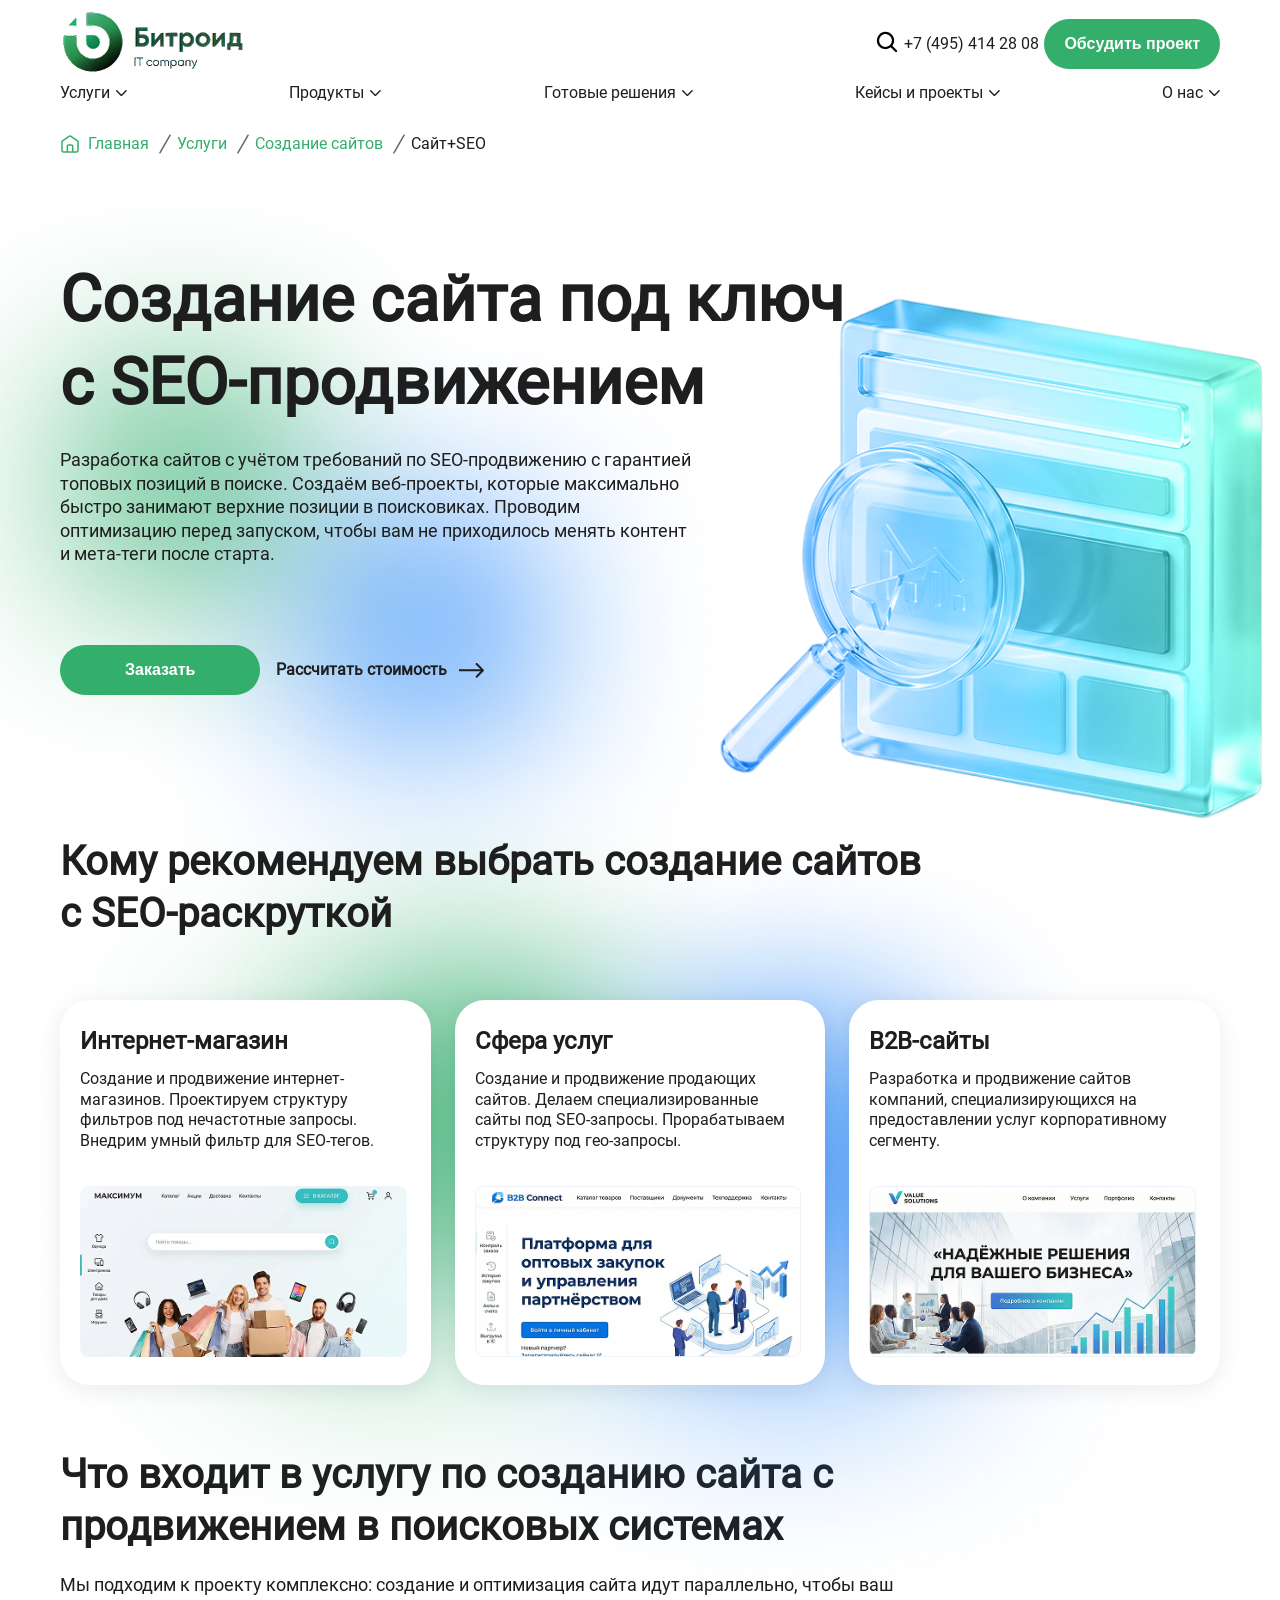
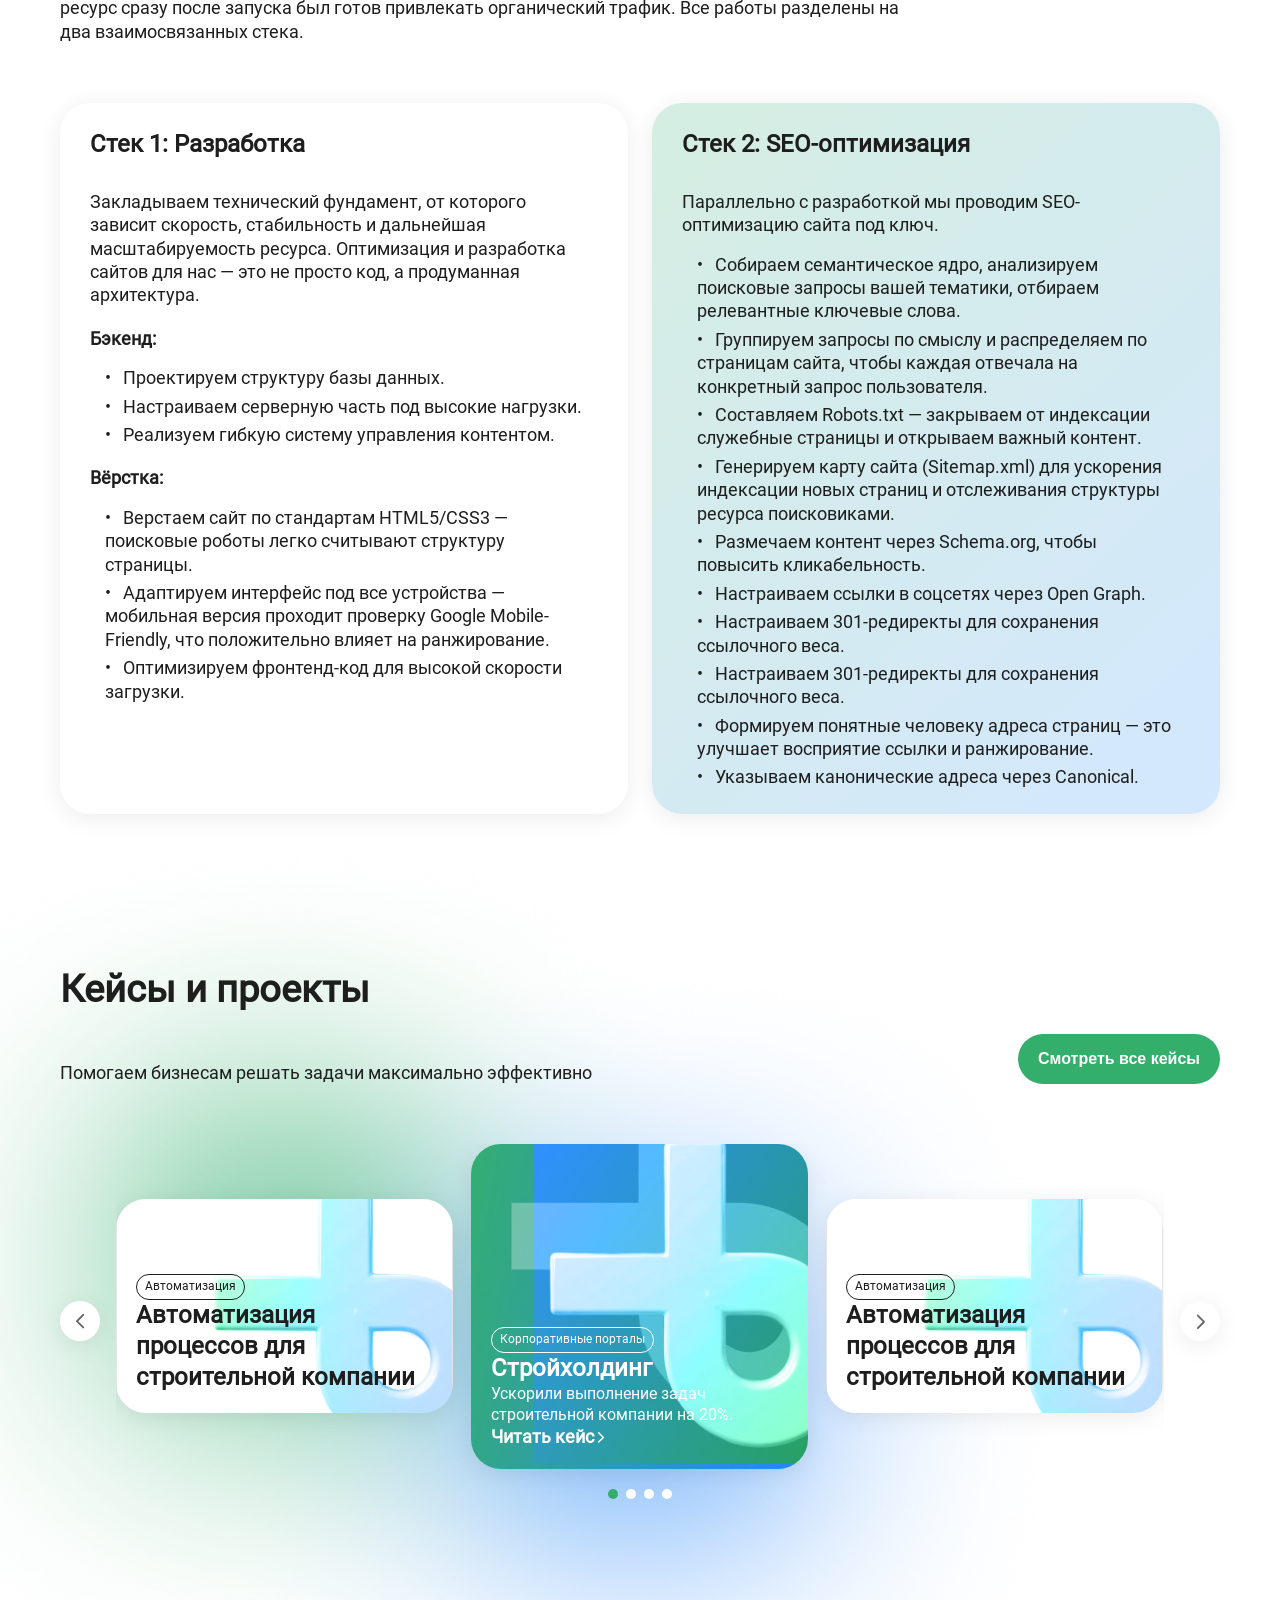
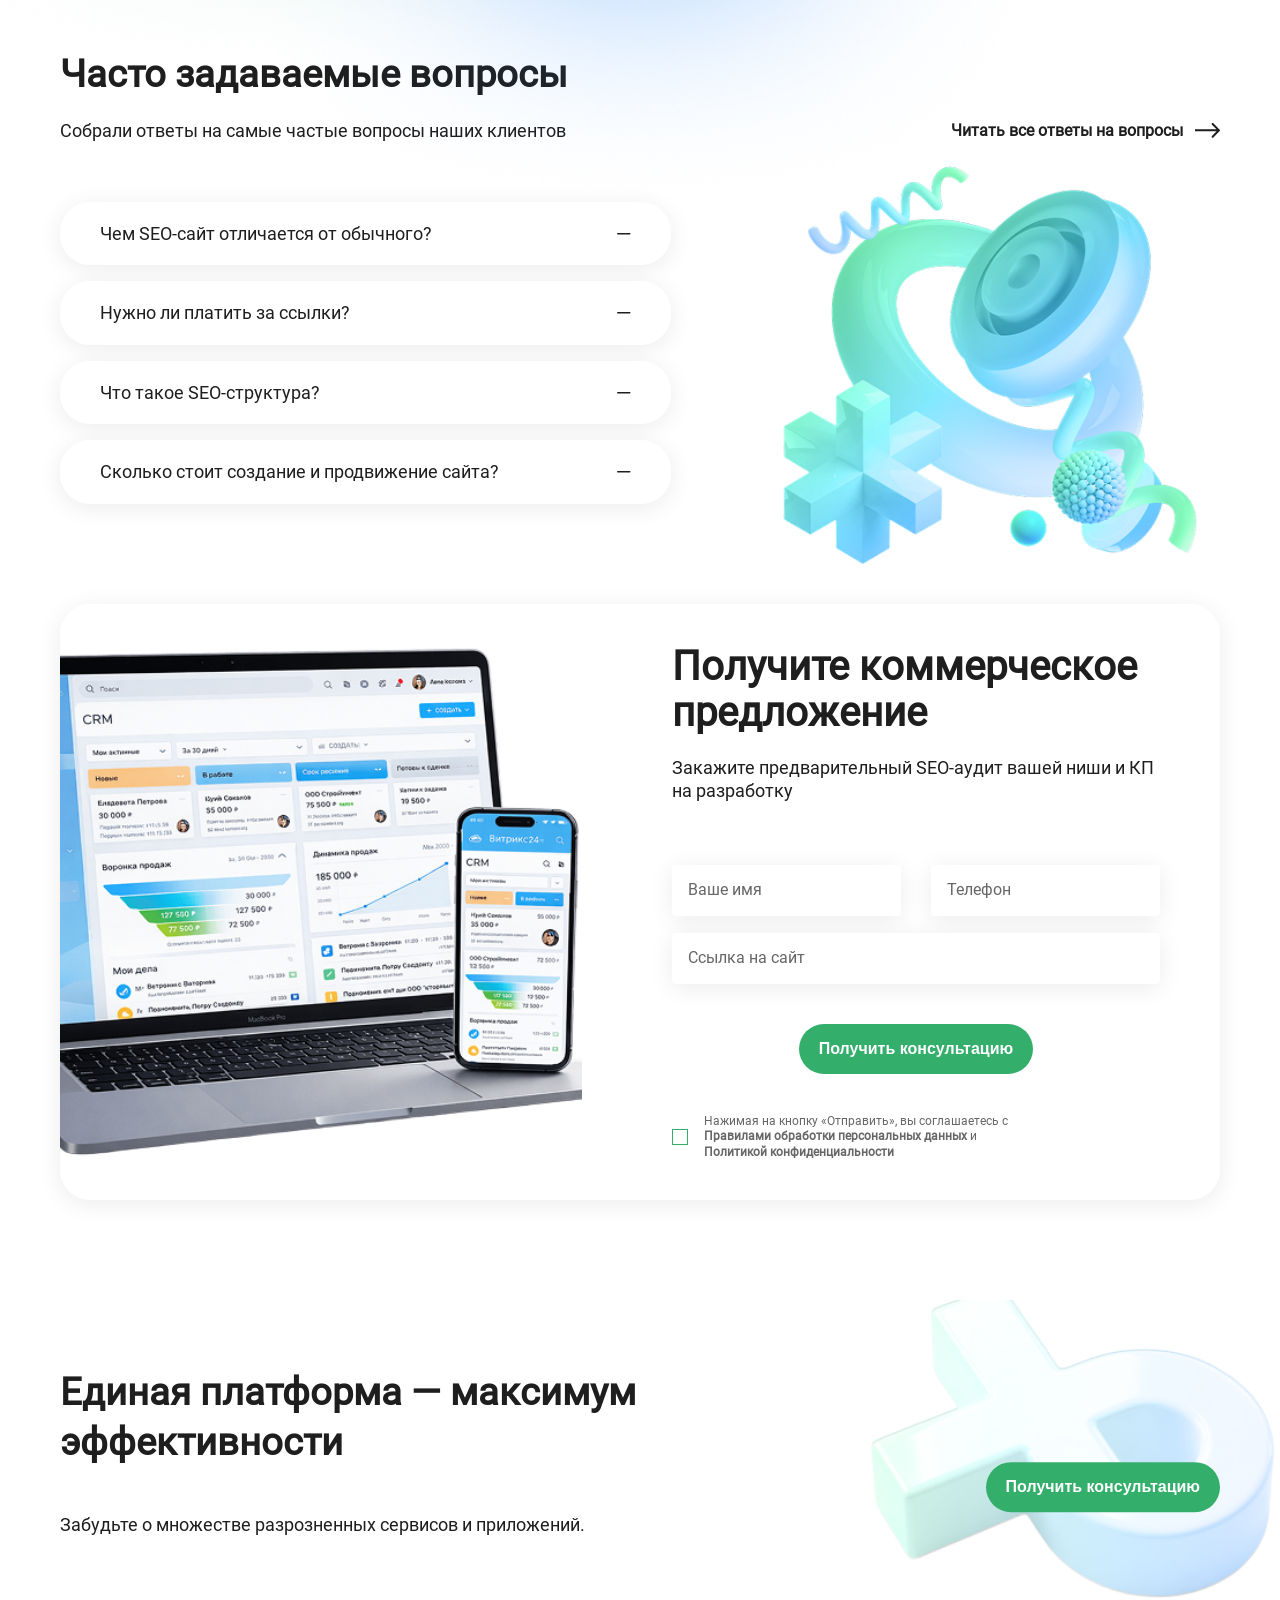
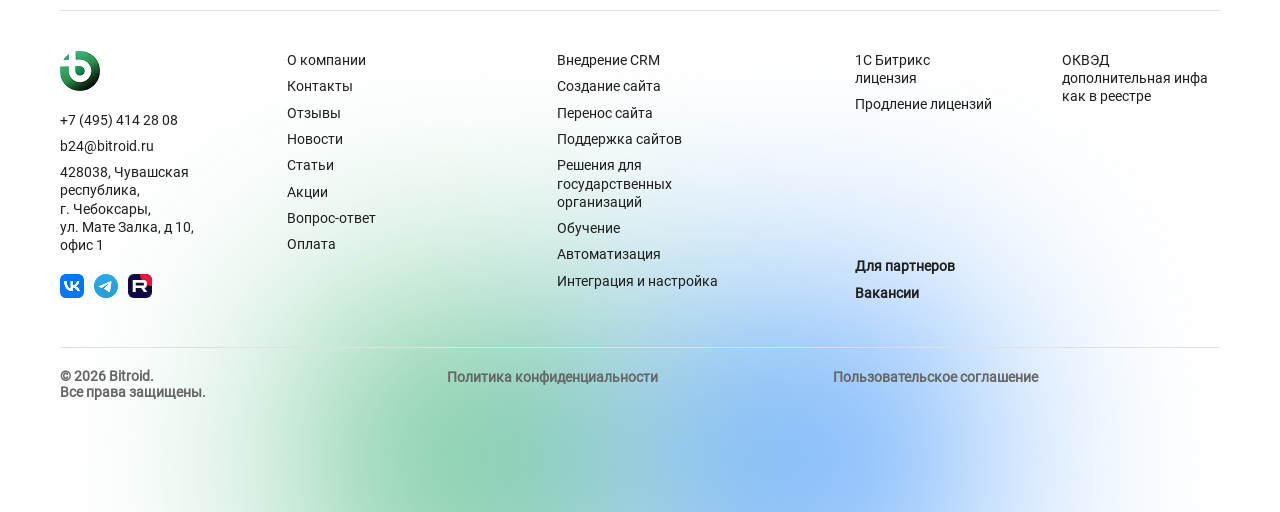
<file: index.html>
<!DOCTYPE html>
<html lang="ru">

<head>
  <meta charset="UTF-8">
  <meta name="viewport" content="width=device-width, initial-scale=1.0">
  <meta name="description"
    content="Профессиональная разработка сайтов и интеграций на платформе 1С-Битрикс. Создание интернет-магазинов, корпоративных порталов, CRM-интеграция.">
  <meta name="keywords" content="разработка сайтов, битрикс, интеграция, интернет-магазин, Чебоксары">
  <meta name="author" content="Bitroid">

  <title>Bitroid | Разработка сайтов на 1С-Битрикс</title>

  <!-- Styles -->
  <link rel="stylesheet" href="css/swiper-bundle-min.css">
  <link rel="stylesheet" href="css/main.css">

  <!-- Schema.org микроразметка -->
  <script type="application/ld+json">
    {
      "@context": "https://schema.org",
      "@type": "Organization",
      "name": "Bitroid",
      "legalName": "ООО «Битроид»",
      "url": "https://bitroid.ru",
      "logo": "https://bitroid.ru/logo.png",
      "email": "b24@bitroid.ru",
      "telephone": "+74954142808",
      "address": {
        "@type": "PostalAddress",
        "addressLocality": "Чебоксары",
        "addressRegion": "Чувашская республика",
        "streetAddress": "ул. Мате Залка, д 10, офис 1",
        "postalCode": "428038",
        "addressCountry": "RU"
      },
      "contactPoint": {
        "@type": "ContactPoint",
        "telephone": "+7 (495) 414 28 08",
        "contactType": "customer service",
        "email": "b24@bitroid.ru",
        "availableLanguage": ["Russian"]
      },
      "sameAs": [
        "https://t.me/bitroid",
        "https://vk.com/bitroid"
      ]
    }
    </script>

  <script type="application/ld+json">
    {
      "@context": "https://schema.org",
      "@type": "WebSite",
      "name": "Bitroid",
      "url": "https://bitroid.ru",
      "description": "Профессиональная разработка сайтов и интеграций на платформе 1С-Битрикс.",
      "potentialAction": {
        "@type": "SearchAction",
        "target": "https://bitroid.ru/search/?q={search_term_string}",
        "query-input": "required name=search_term_string"
      },
      "inLanguage": "ru"
    }
    </script>

  <script defer src="js/swiper-bundle-min.js"></script>
  <script defer src="js/main.js"></script>

</head>

<body class="page">
  <!-- Bitrix: компонент header -->
  <header class="header" id="header">
    <div class="container header__content">
      <a href="/" class="header__logo">
        <img src="images/logo.png" alt="WebStudio" class="header__logo-img" width="198" height="64">
      </a>

      <nav class="header__nav" id="mainNav">
        <ul class="header__menu">
          <li class="header__menu-item">
            <a href="#services" class="header__menu-link">
              <span>
                Услуги
              </span>
              <svg width="11" height="7" viewBox="0 0 11 7">
                <use href="images/sprite.svg#arrow-down" />
              </svg>
            </a>
            <ul class="default-card header__submenu">
              <li class="header__submenu-item">
                <a href="">Интернет-магазин</a>
              </li>
              <li class="header__submenu-item">
                <a href="">Сфера услуг</a>
              </li>
              <li class="header__submenu-item">
                <a href="">B2B сайты</a>
              </li>
            </ul>
          </li>
          <li class="header__menu-item">
            <a href="#products" class="header__menu-link">
              <span>
                Продукты
              </span>
              <svg width="11" height="7" viewBox="0 0 11 7">
                <use href="images/sprite.svg#arrow-down" />
              </svg>
            </a>
          </li>
          <li class="header__menu-item">
            <a href="#solutions" class="header__menu-link">
              <span>
                Готовые решения
              </span>
              <svg width="11" height="7" viewBox="0 0 11 7">
                <use href="images/sprite.svg#arrow-down" />
              </svg>
            </a>
          </li>
          <li class="header__menu-item">
            <a href="#cases" class="header__menu-link">
              <span>
                Кейсы и проекты
              </span>
              <svg width="11" height="7" viewBox="0 0 11 7">
                <use href="images/sprite.svg#arrow-down" />
              </svg>
            </a>
            <ul class="default-card header__submenu">
              <li class="header__submenu-item">
                <a href="">Автоматизация проектов для строительной компании</a>
              </li>
              <li class="header__submenu-item">
                <a href="">Интерннт-магазин парфюмерии</a>
              </li>
              <li class="header__submenu-item">
                <a href="">Он-лайн кинотеатр</a>
              </li>
            </ul>
          </li>
          <li class="header__menu-item">
            <a href="#contacts" class="header__menu-link">
              <span>
                О нас
              </span>
              <svg width="11" height="7" viewBox="0 0 11 7">
                <use href="images/sprite.svg#arrow-down" />
              </svg>
            </a>
          </li>
        </ul>
      </nav>


      <button class="header__search" id="searchBtn" aria-label="Поиск">
        <svg width="24" height="24" viewBox="0 0 24 24">
          <use href="images/sprite.svg#icon-search" />
        </svg>
      </button>


      <a class="header__tel" href="tel:+74954142808">+7 (495) 414 28 08</a>

      <button class="default-button header__button" id="callbackBtn">Обсудить проект</button>

      <button class="header__burger" id="burgerBtn" aria-label="Меню">
        <svg width="19" height="15" viewBox="0 0 19 15">
          <use href="images/sprite.svg#burger" />
        </svg>
      </button>
    </div>
  </header>

  <main class="main">
    <!-- Хлебные крошки -->
    <div class="breadcrumbs" itemscope itemtype="https://schema.org/BreadcrumbList">
      <ul class="container breadcrumbs__list">
        <li class="breadcrumbs__item" itemprop="itemListElement" itemscope itemtype="https://schema.org/ListItem">
          <a class="breadcrumbs__link" href="/" itemprop="item">
            <svg width="20" height="20" viewBox="0 0 20 20">
              <use href="images/sprite.svg#icon-home" />
            </svg>
            <span itemprop="name">Главная</span>
          </a>
          <meta itemprop="position" content="1">
          <svg width="24" height="24" viewBox="0 0 24 24">
            <use href="images/sprite.svg#breadcrumbs-divider" />
          </svg>
        </li>

        <li class="breadcrumbs__item" itemprop="itemListElement" itemscope itemtype="https://schema.org/ListItem">
          <a class="breadcrumbs__link" href="/services/" itemprop="item">
            <span itemprop="name">Услуги</span>
          </a>
          <meta itemprop="position" content="2">
          <svg width="24" height="24" viewBox="0 0 24 24">
            <use href="images/sprite.svg#breadcrumbs-divider" />
          </svg>
        </li>

        <li class="breadcrumbs__item" itemprop="itemListElement" itemscope itemtype="https://schema.org/ListItem">
          <a class="breadcrumbs__link" href="/services/" itemprop="item">
            <span itemprop="name">Создание сайтов</span>
          </a>
          <meta itemprop="position" content="3">
          <svg width="24" height="24" viewBox="0 0 24 24">
            <use href="images/sprite.svg#breadcrumbs-divider" />
          </svg>
        </li>

        <li class="breadcrumbs__item" itemprop="itemListElement" itemscope itemtype="https://schema.org/ListItem">
          <span class="breadcrumbs__link breadcrumbs__link--active" itemprop="name">Сайт+SEO</span>
          <meta itemprop="position" content="4">
        </li>
      </ul>
    </div>

    <!-- Hero Section -->
    <section class="hero">
      <div class="container hero__content">
        <h1 class="hero__h1">
          Создание сайта под ключ<br>
          с SEO-продвижением
        </h1>
        <p class="hero__desc">
          Разработка сайтов с учётом требований по SEO-продвижению с гарантией топовых позиций в поиске.
          Создаём веб-проекты, которые максимально быстро занимают верхние позиции в поисковиках. Проводим
          оптимизацию перед запуском, чтобы вам не приходилось менять контент и мета-теги после старта.
        </p>
        <div class="hero__buttons">
          <button class="default-button hero__button">Заказать <span>&nbsp;сайт</span></button>
          <a class="hero__link" href="">
            <span>Рассчитать стоимость</span>
            <svg width="25" height="15" viewBox="0 0 25 15">
              <use href="images/sprite.svg#arrow-right" />
            </svg>
          </a>
        </div>
      </div>
    </section>

    <!-- Блок "Кому рекомендуем выбрать" -->
    <section class="audience" id="services">
      <div class="container audience__content">
        <h2 class="audience__h2">Кому рекомендуем выбрать создание сайтов<br>
          с SEO-раскруткой</h2>
        <div class="swiper audience__swiper">
          <div class="swiper-wrapper audience__grid">
            <div class="swiper-slide default-card audience__card">
              <h3 class="audience__h3">Интернет-магазин</h3>
              <p class="audience__desc">
                Создание и продвижение интернет-магазинов. Проектируем структуру фильтров под нечастотные
                запросы. Внедрим умный фильтр для SEO-тегов.
              </p>
              <picture class="audience__picture">
                <source srcset="images/audience/audience-1-mobile.png" media="(max-width:576px)">
                <source srcset="images/audience/audience-1-tablet.png" media="(max-width:768px)">
                <img class="audience__img" src="images/audience/audience-1.png"
                  alt="Создание и продвижение интернет-магазинов">
              </picture>
            </div>

            <div class="swiper-slide default-card audience__card">
              <h3 class="audience__h3">Сфера услуг</h3>
              <p class="audience__desc">
                Создание и продвижение продающих сайтов. Делаем специализированные сайты под SEO-запросы.
                Прорабатываем структуру под гео-запросы.
              </p>
              <picture class="audience__picture">
                <source srcset="images/audience/audience-2.png" media="(max-width:576px)">
                <source srcset="images/audience/audience-2-tablet.png" media="(max-width:768px)">
                <img class="audience__img" src="images/audience/audience-2.png"
                  alt="Создание и продвижение продающих сайтов">
              </picture>
            </div>

            <div class="swiper-slide default-card audience__card">
              <h3 class="audience__h3">B2B-сайты</h3>
              <p class="audience__desc">
                Разработка и продвижение сайтов компаний, специализирующихся на предоставлении услуг
                корпоративному сегменту.
              </p>
              <picture class="audience__picture">
                <source srcset="images/audience/audience-3.png" media="(max-width:576px)">
                <source srcset="images/audience/audience-3-tablet.png" media="(max-width:768px)">
                <img class="audience__img" src="images/audience/audience-3.png"
                  alt="Разработка и продвижение сайтов компаний">
              </picture>
            </div>
          </div>
          <div class="default-pagination audience__pagination swiper-pagination"></div>
        </div>
      </div>
    </section>

    <!-- Блок "Что входит в услугу" -->
    <section class="services-offer">
      <div class="container">
        <h2 class="services-offer__h2">
          Что входит в услугу по созданию сайта с продвижением в поисковых системах
        </h2>
        <p class="services-offer__desc">
          Мы подходим к проекту комплексно: создание и оптимизация сайта идут параллельно, чтобы ваш ресурс сразу
          после запуска был готов привлекать органический трафик. Все работы разделены на два взаимосвязанных
          стека.
        </p>
        <div class="swiper services-offer__swiper">
          <div class="swiper-wrapper services-offer__grid">
            <div class="swiper-slide default-card services-offer__card">
              <h3 class="services-offer__h3">
                Стек 1: Разработка
              </h3>
              <p class="services-offer__text">
                Закладываем технический фундамент, от которого зависит скорость, стабильность и дальнейшая
                масштабируемость ресурса. Оптимизация и разработка сайтов для нас — это не просто код,
                а продуманная архитектура.
              </p>
              <h4>
                Бэкенд:
              </h4>
              <ul>
                <li>
                  Проектируем структуру базы данных.
                </li>
                <li>
                  Настраиваем серверную часть под высокие нагрузки.
                </li>
                <li>
                  Реализуем гибкую систему управления контентом.
                </li>
              </ul>
              <h4>
                Вёрстка:
              </h4>
              <ul>
                <li>
                  Верстаем сайт по стандартам HTML5/CSS3 — поисковые роботы легко считывают структуру
                  страницы.
                </li>
                <li>
                  Адаптируем интерфейс под все устройства — мобильная версия проходит проверку Google
                  Mobile-Friendly, что положительно влияет на ранжирование.
                </li>
                <li>
                  Оптимизируем фронтенд-код для высокой скорости загрузки.
                </li>
              </ul>
            </div>
            <div class="swiper-slide default-card services-offer__card">
              <h3 class="services-offer__h3">
                Стек 2: SEO-оптимизация
              </h3>
              <p class="services-offer__text">
                Параллельно с разработкой мы проводим SEO-оптимизацию сайта под ключ.
              </p>
              <ul>
                <li>
                  Собираем семантическое ядро, анализируем поисковые запросы вашей тематики, отбираем
                  релевантные ключевые слова.
                </li>
                <li>
                  Группируем запросы по смыслу и распределяем по страницам сайта, чтобы каждая отвечала на
                  конкретный запрос пользователя.
                </li>
                <li>
                  Составляем Robots.txt — закрываем от индексации служебные страницы и открываем важный
                  контент.
                </li>
                <li>
                  Генерируем карту сайта (Sitemap.xml) для ускорения индексации новых страниц и отслеживания
                  структуры ресурса поисковиками.
                </li>
                <li>
                  Размечаем контент через Schema.org, чтобы повысить кликабельность.
                </li>
                <li>
                  Настраиваем ссылки в соцсетях через Open Graph.
                </li>
                <li>
                  Настраиваем 301-редиректы для сохранения ссылочного веса.
                </li>
                <li>
                  Настраиваем 301-редиректы для сохранения ссылочного веса.
                </li>
                <li>
                  Формируем понятные человеку адреса страниц — это улучшает восприятие ссылки и ранжирование.
                </li>
                <li>
                  Указываем канонические адреса через Canonical.
                </li>
              </ul>
            </div>
          </div>
          <div class="default-pagination services-offer__pagination swiper-pagination"></div>
        </div>
      </div>
    </section>

    <!-- Кейсы и проекты -->
    <section class="cases" id="cases">
      <div class="container cases__content">
        <div class="default-heading cases__heading">
          <h2 class="cases__h2">Кейсы и проекты</h2>
          <p class="cases__desc">
            Помогаем бизнесам решать задачи максимально эффективно 
          </p>
          <a class="default-button cases__all" href="">Смотреть все кейсы</a>
        </div>
        <div class="cases__wrap">
          <div class="cases__slider swiper" id="casesSlider">
            <div class="cases__wrapper swiper-wrapper">
              <div class="cases__slide swiper-slide">
                <h3 class="cases__h3">Автоматизация процессов для строительной компании</h3>
                <p class="cases__tag">Автоматизация</p>
              </div>
              <div class="cases__slide swiper-slide cases__slide_big">
                <h3 class="cases__h3">Стройхолдинг</h3>
                <p class="cases__tag">Корпоративные порталы</p>
                <p class="cases__desc-in">Ускорили выполнение задач строительной компании на 20%.</p>
                <a href="">
                  <span>
                    Читать кейс
                  </span>
                  <svg width="7" height="11" viewBox="0 0 7 11" fill="none" xmlns="http://www.w3.org/2000/svg">
                    <path
                      d="M1.20298 0.20752L5.89048 4.89502C5.95603 4.96034 6.00804 5.03796 6.04353 5.12343C6.07901 5.20889 6.09728 5.30053 6.09728 5.39307C6.09728 5.48561 6.07901 5.57724 6.04353 5.66271C6.00804 5.74817 5.95603 5.82579 5.89048 5.89111L1.20298 10.5786C1.07089 10.7107 0.891734 10.7849 0.704931 10.7849C0.518127 10.7849 0.338974 10.7107 0.206884 10.5786C0.0747934 10.4465 0.000586042 10.2674 0.000586032 10.0806C0.000586022 9.89376 0.0747934 9.71461 0.206884 9.58252L4.39692 5.39248L0.206298 1.20244C0.0742074 1.07035 -4.32468e-07 0.891199 -4.40633e-07 0.704395C-4.48799e-07 0.517591 0.0742074 0.338439 0.206298 0.206348C0.338388 0.0742588 0.517541 4.95684e-05 0.704345 4.95603e-05C0.891148 4.95521e-05 1.0703 0.0742588 1.20239 0.206348L1.20298 0.20752Z"
                      fill="white" />
                  </svg>
                </a>
              </div>
              <div class="cases__slide swiper-slide">
                <h3 class="cases__h3">Автоматизация процессов для строительной компании</h3>
                <p class="cases__tag">Автоматизация</p>
              </div>
              <div class="cases__slide swiper-slide cases__slide_big">
                <h3 class="cases__h3">Стройхолдинг</h3>
                <p class="cases__tag">Корпоративные порталы</p>
                <p class="cases__desc-in">Ускорили выполнение задач строительной компании на 20%.</p>
                <a href="">
                  <span>
                    Читать кейс
                  </span>
                  <svg width="7" height="11" viewBox="0 0 7 11" fill="none" xmlns="http://www.w3.org/2000/svg">
                    <path
                      d="M1.20298 0.20752L5.89048 4.89502C5.95603 4.96034 6.00804 5.03796 6.04353 5.12343C6.07901 5.20889 6.09728 5.30053 6.09728 5.39307C6.09728 5.48561 6.07901 5.57724 6.04353 5.66271C6.00804 5.74817 5.95603 5.82579 5.89048 5.89111L1.20298 10.5786C1.07089 10.7107 0.891734 10.7849 0.704931 10.7849C0.518127 10.7849 0.338974 10.7107 0.206884 10.5786C0.0747934 10.4465 0.000586042 10.2674 0.000586032 10.0806C0.000586022 9.89376 0.0747934 9.71461 0.206884 9.58252L4.39692 5.39248L0.206298 1.20244C0.0742074 1.07035 -4.32468e-07 0.891199 -4.40633e-07 0.704395C-4.48799e-07 0.517591 0.0742074 0.338439 0.206298 0.206348C0.338388 0.0742588 0.517541 4.95684e-05 0.704345 4.95603e-05C0.891148 4.95521e-05 1.0703 0.0742588 1.20239 0.206348L1.20298 0.20752Z"
                      fill="white" />
                  </svg>
                </a>
              </div>
            </div>
            <div class="default-pagination cases__pagination swiper-pagination"></div>
          </div>
          <div class="cases__nav">
            <div class="cases__nav--prev">
              <svg width="9" height="15" viewBox="0 0 9 15">
                <use href="images/sprite.svg#slider-arrow" />
              </svg>
            </div>
            <div class="cases__nav--next">
              <svg width="9" height="15" viewBox="0 0 9 15">
                <use href="images/sprite.svg#slider-arrow" />
              </svg>
            </div>
          </div>
        </div>
        <a class="default-button cases__all_mobile" href="">Смотреть все кейсы</a>
      </div>
    </section>

    <!-- FAQ -->
    <section class="faq" id="faq">
      <div class="container faq__content">
        <div class="default-heading faq__heading">
          <h2 class="faq__h2">Часто задаваемые вопросы</h2>
          <p class="faq__desc">Собрали ответы на самые частые вопросы наших клиентов</p>
          <a class="faq__all" href="">
            <span>
              Читать все ответы на вопросы
            </span>
            <svg width="25" height="15" viewBox="0 0 25 15" fill="none" xmlns="http://www.w3.org/2000/svg">
              <path
                d="M24.7071 8.07112C25.0976 7.6806 25.0976 7.04743 24.7071 6.65691L18.3431 0.292946C17.9526 -0.0975785 17.3195 -0.0975785 16.9289 0.292946C16.5384 0.68347 16.5384 1.31664 16.9289 1.70716L22.5858 7.36401L16.9289 13.0209C16.5384 13.4114 16.5384 14.0446 16.9289 14.4351C17.3195 14.8256 17.9526 14.8256 18.3431 14.4351L24.7071 8.07112ZM0 7.36401V8.36401H24V7.36401V6.36401H0V7.36401Z"
                fill="currentColor" />
            </svg>
          </a>
        </div>
        <div class="faq__wrap">
          <div class="faq__accordion">
            <div class="default-card faq__item">
              <h3 class="faq__h3">
                <button>
                  Чем SEO-сайт отличается от обычного?
                  <svg class="icon-minus" width="14" height="2" viewBox="0 0 14 2">
                    <use href="images/sprite.svg#icon-minus" />
                  </svg>
                  <svg class="icon-plus" width="16" height="16" viewBox="0 0 16 16">
                    <use href="images/sprite.svg#icon-plus" />
                  </svg>
                </button>
              </h3>
              <div class="faq__answer">
                <p>
                  SEO-сайт изначально проектируется с учётом требований поисковых систем: чистый код,
                  правильная иерархия заголовков, оптимизированные мета-теги и высокая скорость загрузки. В
                  отличие от обычного сайта, где оптимизацию часто добавляют постфактум, здесь SEO-параметры
                  закладываются уже на этапе прототипирования. Это позволяет избежать дорогостоящих доработок
                  после запуска и быстрее выйти в топ поиска. Такой ресурс лучше индексируется, получает
                  больше органического трафика и демонстрирует высокую конверсию. Вы получаете готовый
                  маркетинговый актив.
                </p>
              </div>
            </div>

            <div class="default-card faq__item">
              <h3 class="faq__h3">
                <button>
                  Нужно ли платить за ссылки?
                  <svg class="icon-minus" width="14" height="2" viewBox="0 0 14 2">
                    <use href="images/sprite.svg#icon-minus" />
                  </svg>
                  <svg class="icon-plus" width="16" height="16" viewBox="0 0 16 16">
                    <use href="images/sprite.svg#icon-plus" />
                  </svg>
                </button>

              </h3>
              <div class="faq__answer">
                <p>
                  Нужно ли платить за ссылки?
                </p>
              </div>
            </div>

            <div class="default-card faq__item">
              <h3 class="faq__h3">
                <button>
                  Что такое SEO-структура?
                  <svg class="icon-minus" width="14" height="2" viewBox="0 0 14 2">
                    <use href="images/sprite.svg#icon-minus" />
                  </svg>
                  <svg class="icon-plus" width="16" height="16" viewBox="0 0 16 16">
                    <use href="images/sprite.svg#icon-plus" />
                  </svg>
                </button>
              </h3>
              <div class="faq__answer">
                <p>
                  Что такое SEO-структура?
                </p>
              </div>
            </div>

            <div class="default-card faq__item">
              <h3 class="faq__h3">
                <button>
                  Сколько стоит создание и продвижение сайта?
                  <svg class="icon-minus" width="14" height="2" viewBox="0 0 14 2">
                    <use href="images/sprite.svg#icon-minus" />
                  </svg>
                  <svg class="icon-plus" width="16" height="16" viewBox="0 0 16 16">
                    <use href="images/sprite.svg#icon-plus" />
                  </svg>
                </button>
              </h3>
              <div class="faq__answer">
                <p>
                  Сколько стоит создание и продвижение сайта?
                </p>
              </div>
            </div>
          </div>
        </div>
        <a class="faq__all_mobile" href="">
          <span>
            Читать все ответы на вопросы
          </span>
          <svg width="25" height="15" viewBox="0 0 25 15" fill="none" xmlns="http://www.w3.org/2000/svg">
            <path
              d="M24.7071 8.07112C25.0976 7.6806 25.0976 7.04743 24.7071 6.65691L18.3431 0.292946C17.9526 -0.0975785 17.3195 -0.0975785 16.9289 0.292946C16.5384 0.68347 16.5384 1.31664 16.9289 1.70716L22.5858 7.36401L16.9289 13.0209C16.5384 13.4114 16.5384 14.0446 16.9289 14.4351C17.3195 14.8256 17.9526 14.8256 18.3431 14.4351L24.7071 8.07112ZM0 7.36401V8.36401H24V7.36401V6.36401H0V7.36401Z"
              fill="currentColor" />
          </svg>
        </a>
      </div>
    </section>

    <!-- Форма -->
    <section class="container  callback">
      <div class="callback__content">
        <div class="callback__wrap">
          <h2 class="callback__h2">Получите коммерческое предложение</h2>
          <p class="callback__desc">Закажите предварительный SEO-аудит вашей ниши и КП на разработку</p>

          <form class="callback__form" id="callbackForm">
            <div class="callback__form-group">
              <input type="text" id="name" name="name" class="callback__input" placeholder="Ваше имя" required>
              <div class="error-message" id="name-error"></div>
            </div>

            <div class="callback__form-group">
              <input type="tel" id="phone" name="phone" class="callback__input" placeholder="Телефон" required>
              <div class="error-message" id="phone-error"></div>
            </div>

            <div class="callback__form-group">
              <input type="url" id="website" name="website" class="callback__input" placeholder="Ссылка на сайт">
              <div class="error-message" id="website-error"></div>
            </div>

            <button type="submit" class="default-button callback__submit">
              Получить консультацию
            </button>

            <div class="callback__checkbox">
              <label for="agree">
                <input type="checkbox" id="agree" required>
                <span class="checkmark"></span>
                <span>
                  Нажимая на кнопку «Отправить», вы соглашаетесь с <a href="">Правилами обработки персональных
                    данных</a> и <a href=""> Политикой конфиденциальности</a>
                </span>
              </label>
              <div class="error-message" id="agree-error"></div>
            </div>
          </form>
        </div>
      </div>
    </section>
    <section class="one">
      <div class="container default-heading">
        <h2>
          Единая платформа — максимум<br>эффективности
        </h2>
        <p>
          Забудьте о множестве разрозненных сервисов и приложений.
        </p>
        <a class="default-button" href="">Получить консультацию</a>
      </div>
    </section>
  </main>

  <!-- Bitrix: компонент footer -->
  <footer class="footer" id="contacts">
    <div class="container footer__content">
      <div class="footer__grid">

        <div class="footer__col">
          <img class="footer__logo" src="images/logo-small.png" alt="Bitroid" width="40" height="40">
          <ul class="footer__contacts">
            <li>
              <a href="tel:+74954142808" class="footer__phone">
                +7 (495) 414 28 08
              </a>
            </li>
            <li>
              <a href="mailto:b24@bitroid.ru" class="footer__email">
                b24@bitroid.ru
              </a>
            </li>
            <li class="footer__address">
              428038, Чувашская республика, г.&nbsp;Чебоксары, ул.&nbsp;Мате&nbsp;Залка, д&nbsp;10, офис&nbsp;1
            </li>
          </ul>
          <div class="footer__social">
            <a href="#" class="footer__social-link" aria-label="VK">
              <img src="images/vk.png" alt="VK">
            </a>
            <a href="#" class="footer__social-link" aria-label="Telegram">
              <img src="images/tg.png" alt="Telegram">
            </a>
            <a href="#" class="footer__social-link" aria-label="Rutube">
              <svg xmlns="http://www.w3.org/2000/svg" width="24" height="24" viewBox="0 0 132 132" fill="none">
                <g clip-path="url(#clip0_519_2005)">
                  <rect width="132" height="132" fill="#100943" />
                  <path
                    d="M132 66.0001C168.451 66.0001 198 36.4508 198 3.05176e-05C198 -36.4508 168.451 -66 132 -66C95.5492 -66 66 -36.4508 66 3.05176e-05C66 36.4508 95.5492 66.0001 132 66.0001Z"
                    fill="#ED143B" />
                  <path
                    d="M81.5361 62.9865H42.5386V47.5547H81.5361C83.814 47.5547 85.3979 47.9518 86.1928 48.6451C86.9877 49.3385 87.4801 50.6245 87.4801 52.5031V58.0441C87.4801 60.0234 86.9877 61.3094 86.1928 62.0028C85.3979 62.6961 83.814 62.9925 81.5361 62.9925V62.9865ZM84.2115 33.0059H26V99H42.5386V77.5294H73.0176L87.4801 99H106L90.0546 77.4287C95.9333 76.5575 98.573 74.756 100.75 71.7869C102.927 68.8179 104.019 64.071 104.019 57.7359V52.7876C104.019 49.0303 103.621 46.0613 102.927 43.7857C102.233 41.51 101.047 39.5307 99.362 37.7528C97.5824 36.0698 95.6011 34.8845 93.2223 34.0904C90.8435 33.3971 87.8716 33 84.2115 33V33.0059Z"
                    fill="white" />
                </g>
                <defs>
                  <clipPath id="clip0_519_2005">
                    <rect width="132" height="132" rx="32" fill="white" />
                  </clipPath>
                </defs>
              </svg>
            </a>
          </div>
        </div>

        <div class="footer__col">
          <nav class="footer__nav">
            <ul class="footer__menu">
              <li>
                <ul>
                  <li><a href="#about">О компании</a></li>
                  <li><a href="#contacts">Контакты</a></li>
                  <li><a href="#reviews">Отзывы</a></li>
                  <li><a href="#news">Новости</a></li>
                  <li><a href="#articles">Статьи</a></li>
                  <li><a href="#discounts">Акции</a></li>
                  <li><a href="#faq">Вопрос-ответ</a></li>
                  <li><a href="#pay">Оплата</a></li>
                </ul>
              </li>
              <li>
                <ul>
                  <li><a href="#crm">Внедрение CRM</a></li>
                  <li><a href="#site">Создание сайта</a></li>
                  <li><a href="#migrate">Перенос сайта</a></li>
                  <li><a href="#support">Поддержка сайтов</a></li>
                  <li><a href="#goverments">Решения для государственных организаций</a></li>
                  <li><a href="#study">Обучение</a></li>
                  <li><a href="#auto">Автоматизация</a></li>
                  <li><a href="#intergration">Интеграция и настройка</a></li>
                </ul>
              </li>
            </ul>
          </nav>

          <ul class="footer__licence">
            <li>
              <a href="">
                1С Битрикс лицензия
              </a>
            </li>
            <li>
              <a href="">
                Продление лицензий
              </a>
            </li>
          </ul>

          <ul class="footer__partners">
            <li>
              <a href="">
                Для паpтнеров
              </a>
            </li>
            <li>
              <a href="">
                Вакансии
              </a>
            </li>
          </ul>
        </div>

        <p class="footer__col">
          ОКВЭД<br>
          дополнительная инфа как в реестре
        </p>

      </div>

      <ul class="footer__bottom">
        <li>
          <p>© 2026 Bitroid.<br> Все права защищены.</p>
        </li>
        <li>
          <a href="">
            Политика конфиденциальности
          </a>
        </li>
        <li>
          <a href="">
            Пользовательское соглашение
          </a>
        </li>
      </ul>
    </div>
  </footer>

  <button class="scroll-top" id="scrollTop" aria-label="Наверх">↑</button>

</body>

</html>
</file>
<file: css/main.css>
@charset "UTF-8";
/*! normalize.css v8.0.1 | MIT License | github.com/necolas/normalize.css */
/* Document
   ========================================================================== */
/**
 * 1. Correct the line height in all browsers.
 * 2. Prevent adjustments of font size after orientation changes in iOS.
 */
html {
  line-height: 1.15; /* 1 */
  -webkit-text-size-adjust: 100%; /* 2 */
}

/* Sections
   ========================================================================== */
/**
 * Remove the margin in all browsers.
 */
body {
  margin: 0;
}

/**
 * Render the `main` element consistently in IE.
 */
main {
  display: block;
}

/**
 * Correct the font size and margin on `h1` elements within `section` and
 * `article` contexts in Chrome, Firefox, and Safari.
 */
h1 {
  font-size: 2em;
  margin: 0.67em 0;
}

/* Grouping content
   ========================================================================== */
/**
 * 1. Add the correct box sizing in Firefox.
 * 2. Show the overflow in Edge and IE.
 */
hr {
  box-sizing: content-box; /* 1 */
  height: 0; /* 1 */
  overflow: visible; /* 2 */
}

/**
 * 1. Correct the inheritance and scaling of font size in all browsers.
 * 2. Correct the odd `em` font sizing in all browsers.
 */
pre {
  font-family: monospace, monospace; /* 1 */
  font-size: 1em; /* 2 */
}

/* Text-level semantics
   ========================================================================== */
/**
 * Remove the gray background on active links in IE 10.
 */
a {
  background-color: transparent;
}

/**
 * 1. Remove the bottom border in Chrome 57-
 * 2. Add the correct text decoration in Chrome, Edge, IE, Opera, and Safari.
 */
abbr[title] {
  border-bottom: none; /* 1 */
  text-decoration: underline; /* 2 */
  -webkit-text-decoration: underline dotted;
          text-decoration: underline dotted; /* 2 */
}

/**
 * Add the correct font weight in Chrome, Edge, and Safari.
 */
b,
strong {
  font-weight: bolder;
}

/**
 * 1. Correct the inheritance and scaling of font size in all browsers.
 * 2. Correct the odd `em` font sizing in all browsers.
 */
code,
kbd,
samp {
  font-family: monospace, monospace; /* 1 */
  font-size: 1em; /* 2 */
}

/**
 * Add the correct font size in all browsers.
 */
small {
  font-size: 80%;
}

/**
 * Prevent `sub` and `sup` elements from affecting the line height in
 * all browsers.
 */
sub,
sup {
  font-size: 75%;
  line-height: 0;
  position: relative;
  vertical-align: baseline;
}

sub {
  bottom: -0.25em;
}

sup {
  top: -0.5em;
}

/* Embedded content
   ========================================================================== */
/**
 * Remove the border on images inside links in IE 10.
 */
img {
  border-style: none;
}

/* Forms
   ========================================================================== */
/**
 * 1. Change the font styles in all browsers.
 * 2. Remove the margin in Firefox and Safari.
 */
button,
input,
optgroup,
select,
textarea {
  font-family: inherit; /* 1 */
  font-size: 100%; /* 1 */
  line-height: 1.15; /* 1 */
  margin: 0; /* 2 */
}

/**
 * Show the overflow in IE.
 * 1. Show the overflow in Edge.
 */
button,
input { /* 1 */
  overflow: visible;
}

/**
 * Remove the inheritance of text transform in Edge, Firefox, and IE.
 * 1. Remove the inheritance of text transform in Firefox.
 */
button,
select { /* 1 */
  text-transform: none;
}

/**
 * Correct the inability to style clickable types in iOS and Safari.
 */
button,
[type=button],
[type=reset],
[type=submit] {
  -webkit-appearance: button;
}

/**
 * Remove the inner border and padding in Firefox.
 */
button::-moz-focus-inner,
[type=button]::-moz-focus-inner,
[type=reset]::-moz-focus-inner,
[type=submit]::-moz-focus-inner {
  border-style: none;
  padding: 0;
}

/**
 * Restore the focus styles unset by the previous rule.
 */
button:-moz-focusring,
[type=button]:-moz-focusring,
[type=reset]:-moz-focusring,
[type=submit]:-moz-focusring {
  outline: 1px dotted ButtonText;
}

/**
 * Correct the padding in Firefox.
 */
fieldset {
  padding: 0.35em 0.75em 0.625em;
}

/**
 * 1. Correct the text wrapping in Edge and IE.
 * 2. Correct the color inheritance from `fieldset` elements in IE.
 * 3. Remove the padding so developers are not caught out when they zero out
 *    `fieldset` elements in all browsers.
 */
legend {
  box-sizing: border-box; /* 1 */
  color: inherit; /* 2 */
  display: table; /* 1 */
  max-width: 100%; /* 1 */
  padding: 0; /* 3 */
  white-space: normal; /* 1 */
}

/**
 * Add the correct vertical alignment in Chrome, Firefox, and Opera.
 */
progress {
  vertical-align: baseline;
}

/**
 * Remove the default vertical scrollbar in IE 10+.
 */
textarea {
  overflow: auto;
}

/**
 * 1. Add the correct box sizing in IE 10.
 * 2. Remove the padding in IE 10.
 */
[type=checkbox],
[type=radio] {
  box-sizing: border-box; /* 1 */
  padding: 0; /* 2 */
}

/**
 * Correct the cursor style of increment and decrement buttons in Chrome.
 */
[type=number]::-webkit-inner-spin-button,
[type=number]::-webkit-outer-spin-button {
  height: auto;
}

/**
 * 1. Correct the odd appearance in Chrome and Safari.
 * 2. Correct the outline style in Safari.
 */
[type=search] {
  -webkit-appearance: textfield; /* 1 */
  outline-offset: -2px; /* 2 */
}

/**
 * Remove the inner padding in Chrome and Safari on macOS.
 */
[type=search]::-webkit-search-decoration {
  -webkit-appearance: none;
}

/**
 * 1. Correct the inability to style clickable types in iOS and Safari.
 * 2. Change font properties to `inherit` in Safari.
 */
::-webkit-file-upload-button {
  -webkit-appearance: button; /* 1 */
  font: inherit; /* 2 */
}

/* Interactive
   ========================================================================== */
/*
 * Add the correct display in Edge, IE 10+, and Firefox.
 */
details {
  display: block;
}

/*
 * Add the correct display in all browsers.
 */
summary {
  display: list-item;
}

/* Misc
   ========================================================================== */
/**
 * Add the correct display in IE 10+.
 */
template {
  display: none;
}

/**
 * Add the correct display in IE 10.
 */
[hidden] {
  display: none;
}

@font-face {
  font-family: "Roboto-Regular";
  src: url("../fonts/Roboto-Regular.woff") format("woff");
  font-display: swap;
  font-style: normal;
}
/* icon accordion */
.icon {
  stroke: #34AE6B;
  stroke-width: 2;
  stroke-linecap: round;
  stroke-linejoin: round;
}

.icon .v-line {
  opacity: 1;
}

.icon.minus .v-line {
  opacity: 0;
}

.icon.minus {
  stroke: #1E1E1E;
  stroke-width: 1.5;
}

/* common */
section > div > h2 {
  font-family: var(--font-family-regular);
  font-weight: 600;
  font-size: clamp(20px, 5vw, 40px);
  line-height: 130%;
  color: #1e1e1e;
}

.default-button {
  padding: 16px 20px;
  font-family: var(--font-family-semibold);
  font-weight: 600;
  font-size: 16px;
  line-height: 110%;
  color: var(--white);
  border-radius: 60px;
  background-color: var(--brand-green);
  transition: color 0.3s ease-in-out, background-color 0.3s ease-in-out, outkine 0.3s ease-in-out;
}
.default-button:hover, .default-button:focus, .default-button:active {
  color: var(--brand-green);
  outline: 1px solid var(--brand-green);
  background-color: var(--white);
}

.default-card {
  display: grid;
  grid-template-columns: 1fr;
  padding: clamp(16px, 2vw, 30px) clamp(16px, 2vw, 24px) clamp(16px, 2vw, 30px) clamp(16px, 2vw, 20px);
  border-radius: clamp(10px, 5vw, 30px);
  box-shadow: 0 4px 25px 0 rgba(1, 8, 3, 0.08);
  background-color: var(--white);
}

.default-heading {
  position: relative;
  display: grid;
  grid-template-columns: 1fr max-content;
  -moz-column-gap: 10px;
       column-gap: 10px;
  margin-bottom: 60px;
}
.default-heading h2 {
  grid-area: 1/1/2/2;
  margin-bottom: 20px;
  font-family: var(--font-family-regular);
  font-weight: 600;
  font-size: clamp(20px, 3vw, 40px);
  line-height: 130%;
  color: var(--brand-dark);
}
.default-heading > p {
  grid-area: 2/1/3/2;
  align-self: flex-end;
  font-family: var(--font-family-regular);
  font-weight: 400;
  font-size: clamp(14px, 3vw, 18px);
  line-height: 130%;
  color: var(--brand-dark);
}
.default-heading > a {
  grid-area: 2/2/3/3;
}

/* checkbox */
input[type=checkbox] {
  position: absolute;
  opacity: 0;
  cursor: pointer;
  height: 0;
  width: 0;
}

.checkmark {
  position: relative;
  display: flex;
  flex-shrink: 0;
  width: 16px;
  height: 16px;
  border: 1px solid var(--brand-green);
  transition: background-color 0.3s ease-in-out, border-color 0.3s ease-in-out;
}

input[type=checkbox]:checked ~ .checkmark:after {
  opacity: 1;
}

.checkmark:after {
  position: absolute;
  content: "";
  display: block;
  top: 50%;
  left: 50%;
  width: 3px;
  height: 8px;
  border: solid var(--white);
  border-width: 0 1px 1px 0;
  transform: translate(-50%, -50%) rotate(45deg);
  opacity: 0;
}

input[type=checkbox]:checked + .checkmark {
  background-color: var(--brand-green);
}

/* mobile menu */
.mobile-menu-close {
  position: absolute;
  top: 20px;
  right: 32px;
  width: 30px;
  height: 30px;
  background: none;
  border: none;
  font-size: 24px;
  cursor: pointer;
  display: flex;
  align-items: center;
  justify-content: center;
  color: #333;
  z-index: 1001;
  transition: all 0.3s ease;
}

.mobile-menu-close:hover {
  transform: scale(1.1);
  color: #000;
}

/* slider pagination */
.default-pagination.swiper-pagination-bullets.swiper-pagination-horizontal {
  bottom: 0;
  display: flex;
  justify-content: center;
  align-items: center;
  gap: 8px;
}
.default-pagination.swiper-pagination-bullets.swiper-pagination-horizontal span {
  width: 10px;
  height: 10px;
  margin: 0;
  background-color: var(--white);
  opacity: 1;
}
.default-pagination.swiper-pagination-bullets.swiper-pagination-horizontal span.swiper-pagination-bullet-active {
  background-color: var(--brand-green);
}

:root {
  --brand-green: #34ae6b;
  --brand-dark: #1e1e1e;
  --white: #ffffff;
  --grey-66: #666666;
  --container-maxwidth: 1320px;
  --font-family-semibold: "Mulish-SemiBold", sans-serif;
  --font-family-regular: "Roboto-Regular", sans-serif;
}

/* common */
* {
  box-sizing: border-box;
  margin: 0;
  padding: 0;
}

body {
  position: relative;
  font-size: 16px;
  overflow-x: hidden;
}

body.no-scroll {
  position: fixed;
  width: 100%;
  height: 100vh;
  overflow: hidden;
}

body.modal-open {
  overflow: hidden;
}

::-webkit-scrollbar-thumb {
  /* Цвет скроллбара */
  background: var(--brand-green);
  /* Радиус скругления скроллбара */
  border-radius: 0px;
}

::-webkit-scrollbar {
  /* Ширина вертикального скроллбара */
  width: 8px;
  /* Высота горизонтального скроллбара */
  height: 4px;
  /* Цвет фона под скроллбаром */
  background: var(--brand-dark);
}

a {
  display: inline-block;
  color: inherit;
  text-decoration: none;
  outline: none;
}

ul,
ol {
  margin: 0;
  padding: 0;
  list-style: none;
}

picture {
  display: block;
  height: 100%;
  width: 100%;
}

picture:focus,
img:focus,
div:focus,
svg:focus {
  outline: none;
}

button,
input {
  display: inline-block;
  border: none;
  outline: none;
  background-color: transparent;
  cursor: pointer;
}

h1,
h2,
h3,
h4,
p {
  margin: 0;
  padding: 0;
}

.container {
  max-width: var(--container-maxwidth);
  width: 100%;
  margin: 0 auto;
  padding-right: clamp(16px, 5vw, 60px);
  padding-left: clamp(16px, 5vw, 60px);
}

/* Header */
.header {
  position: fixed;
  top: 0;
  left: 0;
  right: 0;
  padding-top: 10px;
  padding-bottom: 10px;
  background-color: var(--white);
  z-index: 100;
}
.header__content {
  display: flex;
  justify-content: space-between;
  align-items: center;
  gap: 5px;
}
@media (max-width: 1290px) {
  .header__content {
    display: grid;
    grid-template-areas: "logo . search tel button" "nav nav nav nav nav";
    grid-template-columns: max-content 1fr min-content max-content max-content;
  }
}
@media (max-width: 768px) {
  .header__content {
    display: flex;
    justify-content: space-between;
    align-items: center;
    gap: 16px;
  }
}
@media (max-width: 1290px) {
  .header__logo {
    grid-area: logo;
  }
}
@media (max-width: 1290px) {
  .header__nav {
    grid-area: nav;
  }
}
@media (max-width: 768px) {
  .header__nav {
    max-height: 0;
    padding: 0;
    overflow: hidden;
    background: #fff;
  }
  .header__nav.active {
    position: fixed;
    top: 0;
    right: 10px;
    max-height: unset;
    height: 100vh;
    max-width: 500px;
    width: 95%;
    padding: 60px 40px 40px 40px;
    border-radius: 4px;
    box-shadow: 0 4px 25px 0 rgba(1, 8, 3, 0.08);
    z-index: 110;
  }
  .header__nav.active .header__menu {
    display: flex;
    flex-direction: column;
    align-items: flex-start;
    gap: 20px;
  }
  .header__nav.active .header__menu-item {
    width: 100%;
  }
  .header__nav.active .header__menu-link {
    width: 100%;
    justify-content: space-between;
  }
}
.header__menu {
  display: flex;
  justify-content: space-between;
  align-items: center;
  -moz-column-gap: 24px;
       column-gap: 24px;
}
.header__menu-item {
  position: relative;
}
.header__menu-item:hover .header__submenu {
  max-height: 500px;
  padding: 30px 24px 30px 20px;
}
.header__menu-link {
  position: relative;
  display: flex;
  justify-content: flex-start;
  align-items: center;
  -moz-column-gap: 6PX;
       column-gap: 6PX;
  font-family: var(--font-family-regular);
  font-weight: 400;
  font-size: 16px;
  line-height: 130%;
  color: var(--brand-dark);
  transition: color 0.3s ease-in-out;
}
.header__menu-link:hover, .header__menu-link:focus, .header__menu-link:active {
  color: var(--brand-green);
}
.header__submenu {
  position: absolute;
  max-height: 0;
  max-width: 300px;
  width: -moz-max-content;
  width: max-content;
  gap: 8px;
  padding: 0;
  border-radius: 4px;
  overflow: hidden;
  z-index: 130;
}
@media (max-width: 768px) {
  .header__submenu {
    max-width: unset;
    width: 100%;
  }
}
.header__submenu-item > a {
  font-family: var(--font-family-regular);
  font-weight: 400;
  font-size: 14px;
  line-height: 130%;
  color: var(--brand-dark);
  transition: color 0.3s ease-in-out;
}
.header__submenu-item > a:hover, .header__submenu-item > a:focus, .header__submenu-item > a:active {
  color: var(--brand-green);
}
.header__search {
  grid-area: search;
}
@media (max-width: 768px) {
  .header__search {
    margin-left: auto;
  }
}
.header__tel {
  font-family: var(--font-family-regular);
  font-weight: 400;
  font-size: 16px;
  line-height: 110%;
  color: var(--brand-dark);
  transition: color 0.3s ease-in-out;
}
@media (max-width: 1290px) {
  .header__tel {
    grid-area: tel;
  }
}
@media (max-width: 768px) {
  .header__tel {
    display: none;
  }
}
.header__tel:hover, .header__tel:focus, .header__tel:active {
  color: var(--brand-green);
}
@media (max-width: 1290px) {
  .header__button {
    grid-area: button;
  }
}
@media (max-width: 768px) {
  .header__button {
    display: none;
  }
}
.header__burger {
  display: none;
}
.header__burger svg {
  width: 19px;
  height: 15px;
}
@media (max-width: 768px) {
  .header__burger {
    display: flex;
  }
}

/* Main */
.main {
  margin-top: 84px;
}
@media (max-width: 1290px) {
  .main {
    margin-top: 110px;
  }
}
@media (max-width: 768px) {
  .main {
    margin-top: 84px;
  }
}

/* Breadcrumbs */
.breadcrumbs {
  padding-top: 22px;
  padding-bottom: 22px;
}
.breadcrumbs__list {
  display: flex;
  justify-content: flex-start;
  align-items: center;
}
.breadcrumbs__item {
  display: flex;
  justify-content: flex-start;
  align-items: center;
  -moz-column-gap: 4px;
       column-gap: 4px;
}
.breadcrumbs__item:first-child a {
  gap: 8px;
}
.breadcrumbs__link {
  display: flex;
  justify-content: flex-start;
  align-items: center;
  -moz-column-gap: 4px;
       column-gap: 4px;
  font-family: var(--font-family-regular);
  font-weight: 400;
  font-size: 16px;
  line-height: 130%;
  color: var(--brand-green);
}
.breadcrumbs__link--active {
  color: var(--brand-dark);
}

/* Hero */
.hero {
  position: relative;
  padding-top: clamp(80px, 5vw, 200px);
  padding-bottom: clamp(77px, 5vw, 188px);
  overflow: visible;
}
.hero::before {
  position: absolute;
  content: "";
  top: 0;
  left: 0;
  right: 0;
  bottom: -20vh;
  background: url(../images/hero/hero-bg-1.png) no-repeat left center, url(../images/hero/hero-bg-2.png) no-repeat right center;
  background-size: contain;
  pointer-events: none;
  z-index: -1;
}
.hero__content {
  display: flex;
  flex-direction: column;
  gap: clamp(12px, 5vw, 24px);
}
.hero__h1 {
  font-family: var(--font-family-regular);
  font-weight: 600;
  font-size: clamp(24px, 5vw, 64px);
  line-height: 130%;
  color: var(--brand-dark);
}
@media (max-width: 576px) {
  .hero__h1 {
    text-align: center;
  }
}
.hero__desc {
  width: 54.9%;
  margin-bottom: 56px;
  font-family: var(--font-family-regular);
  font-weight: 400;
  font-size: clamp(14px, 5vw, 18px);
  line-height: 130%;
  color: var(--brand-dark);
}
@media (max-width: 768px) {
  .hero__desc {
    width: 68%;
  }
}
@media (max-width: 576px) {
  .hero__desc {
    width: 100%;
    text-align: center;
  }
}
.hero__buttons {
  display: flex;
  justify-content: flex-start;
  align-items: center;
  gap: 16px;
}
@media (max-width: 576px) {
  .hero__buttons {
    flex-direction: column;
    align-items: center;
  }
}
.hero__button {
  display: flex;
  justify-content: center;
  align-items: center;
  padding-right: 65px;
  padding-left: 65px;
}
.hero__button span {
  display: none;
}
@media (max-width: 768px) {
  .hero__button span {
    display: block;
  }
}
.hero__link {
  display: flex;
  justify-content: flex-start;
  align-items: center;
  gap: 12px;
  font-family: var(--font-family-regular);
  font-weight: 600;
  font-size: 16px;
  line-height: 110%;
  color: var(--brand-dark);
  transition: color 0.3s ease-in-out;
}
.hero__link:hover, .hero__link:focus, .hero__link:active {
  color: var(--brand-green);
}

/* Audience */
.audience {
  position: relative;
  padding-top: clamp(60px, 5vw, 150px);
  padding-bottom: clamp(60px, 5vw, 150px);
  background: url(../images/audience/audience-bg.png) no-repeat center bottom;
  background-size: contain;
  z-index: 1;
}
.audience::before {
  position: absolute;
  content: "";
  top: 0;
  left: 0;
  right: 0;
  bottom: -20vh;
  background: url(../images/audience/audience-bg.png) no-repeat left bottom;
  background-size: contain;
  pointer-events: none;
  z-index: -1;
}
.audience__h2 {
  margin-bottom: clamp(30px, 5vw, 60px);
}
.audience__swiper {
  margin: -25px;
  padding: 25px;
}
.audience__grid {
  display: grid;
  grid-template-columns: repeat(3, 1fr);
  -moz-column-gap: 24px;
       column-gap: 24px;
}
@media (max-width: 768px) {
  .audience__grid {
    display: flex;
    flex-direction: column;
    gap: 16px;
  }
}
@media (max-width: 576px) {
  .audience__grid {
    flex-direction: row;
    gap: 0;
    padding-bottom: 26px;
  }
}
@media (max-width: 768px) {
  .audience__card {
    display: grid;
    grid-template-columns: 1fr 198px;
    gap: 12px 10%;
  }
}
@media (max-width: 576px) {
  .audience__card {
    display: flex;
    flex-direction: column;
  }
}
.audience__h3 {
  margin-bottom: 12px;
  font-family: var(--font-family-regular);
  font-weight: 600;
  font-size: clamp(16px, 5vw, 24px);
  line-height: 130%;
  color: var(--brand-dark);
}
@media (max-width: 768px) {
  .audience__h3 {
    grid-area: 1/1/2/2;
    margin: 0;
  }
}
.audience__desc {
  margin-bottom: 32px;
  font-family: var(--font-family-regular);
  font-weight: 400;
  font-size: clamp(14px, 5vw, 16px);
  line-height: 130%;
  color: var(--brand-dark);
}
@media (max-width: 768px) {
  .audience__desc {
    grid-area: 2/1/3/2;
    margin: 0;
  }
}
.audience__picture {
  align-self: flex-end;
  margin-top: auto;
}
@media (max-width: 768px) {
  .audience__picture {
    grid-area: 1/2/3/3;
    display: flex;
    justify-content: center;
    align-items: center;
    margin: 0;
  }
}
.audience__img {
  width: 100%;
  height: 100%;
  -o-object-fit: contain;
     object-fit: contain;
}

/* Services Offer */
.services-offer {
  display: flex;
  flex-direction: column;
}
.services-offer__h2 {
  width: 75.2%;
  margin-bottom: 20px;
}
.services-offer__desc {
  width: 75.2%;
  margin-bottom: clamp(30px, 5vw, 60px);
  font-family: var(--font-family-regular);
  font-weight: 400;
  font-size: clamp(14px, 5vw, 18px);
  line-height: 130%;
  color: var(--brand-dark);
}
.services-offer__swiper {
  margin: -25px;
  padding: 25px;
}
.services-offer__grid {
  display: grid;
  grid-template-columns: repeat(2, 1fr);
  -moz-column-gap: 24px;
       column-gap: 24px;
}
@media (max-width: 768px) {
  .services-offer__grid {
    display: flex;
    flex-direction: column;
    gap: 16px;
  }
}
@media (max-width: 576px) {
  .services-offer__grid {
    flex-direction: row;
    gap: 0;
  }
}
.services-offer__card {
  display: flex;
  flex-direction: column;
  justify-content: flex-start;
  align-items: flex-start;
  gap: 20px;
  height: auto;
  padding-right: 38px;
  padding-left: 30px;
}
.services-offer__card:nth-child(2) {
  background: linear-gradient(317deg, #d3e7fe 0%, #d5eee1 100%);
}
.services-offer__card h4 {
  font-family: var(--font-family-regular);
  font-weight: 600;
  font-size: 18px;
  line-height: 130%;
  color: var(--brand-dark);
}
.services-offer__card > ul {
  display: flex;
  flex-direction: column;
  gap: 5px;
  margin-top: -4px;
}
.services-offer__card > ul > li {
  position: relative;
  margin-left: 15px;
  font-family: var(--font-family-regular);
  font-weight: 400;
  font-size: 18px;
  line-height: 130%;
  color: var(--brand-dark);
  position: relative;
}
.services-offer__card > ul > li::before {
  position: relative;
  content: "•";
  margin-right: 8px;
  color: var(--brand-dark);
}
.services-offer__h3 {
  margin-bottom: 10px;
  font-family: var(--font-family-regular);
  font-weight: 600;
  font-size: 24px;
  line-height: 130%;
  color: var(--brand-dark);
}
.services-offer__text {
  font-family: var(--font-family-regular);
  font-weight: 400;
  font-size: 18px;
  line-height: 130%;
  color: var(--brand-dark);
}

/* Сases */
.cases {
  position: relative;
  padding-top: 150px;
  padding-bottom: 150px;
  z-index: 1;
}
.cases::before {
  position: absolute;
  content: "";
  top: 0;
  left: 0;
  right: 0;
  bottom: -20vh;
  background: url(../images/cases/cases-bg.png) no-repeat left bottom;
  background-size: contain;
  pointer-events: none;
  z-index: -1;
}
@media (max-width: 768px) {
  .cases__all {
    display: none;
  }
}
.cases__all_mobile {
  display: none;
}
@media (max-width: 768px) {
  .cases__all_mobile {
    display: flex;
    width: -moz-fit-content;
    width: fit-content;
    margin: 0 auto;
  }
}
.cases__wrap {
  position: relative;
}
@media (max-width: 768px) {
  .cases__wrap {
    margin-bottom: 40px;
  }
}
.cases__slider {
  position: relative;
  width: 90.3%;
  height: 100%;
}
@media (max-width: 768px) {
  .cases__slider {
    width: 100%;
  }
}
.cases__wrapper {
  align-items: center;
}
.cases__slide {
  display: grid;
  grid-template-columns: 1fr;
  padding: clamp(75px, 5vw, 145px) clamp(16px, 5vw, 24px) clamp(16px, 5vw, 20px) clamp(16px, 5vw, 20px);
  border-radius: 30px;
  box-shadow: 0 4px 25px 0 rgba(1, 8, 3, 0.08);
  background-color: var(--white);
  background: url(../images/cases/cases-bg-3d.png) no-repeat center center;
  background-size: cover;
}
.cases__slide_big {
  padding-top: 183px;
  background: url(../images/cases/cases-bg-2d.png) no-repeat center center;
  background-size: cover;
}
@media (max-width: 768px) {
  .cases__slide_big {
    padding: clamp(75px, 5vw, 145px) clamp(16px, 5vw, 24px) clamp(16px, 5vw, 20px) clamp(16px, 5vw, 20px);
  }
}
.cases__slide_big h3, .cases__slide_big a, .cases__slide_big p {
  color: var(--white);
  border-color: var(--white);
}
.cases__slide a {
  order: 4;
  font-family: var(--font-family-regular);
  font-weight: 600;
  font-size: 18px;
  line-height: 130%;
  color: var(--white);
}
.cases__h3 {
  order: 2;
  font-family: var(--font-family-regular);
  font-weight: 600;
  font-size: clamp(16px, 5vw, 24px);
  line-height: 130%;
  color: var(--brand-dark);
}
.cases__tag {
  order: 1;
  justify-self: flex-start;
  padding: 4px 8px;
  font-family: var(--font-family-regular);
  font-weight: 400;
  font-size: 12px;
  line-height: 130%;
  color: var(--brand-dark);
  border: 1px solid var(--brand-dark);
  border-radius: 30px;
}
.cases__desc {
  font-family: var(--font-family-regular);
  font-weight: 400;
  font-size: 18px;
  line-height: 130%;
  color: var(--brand-dark);
}
.cases__desc-in {
  order: 3;
  font-family: var(--font-family-regular);
  font-weight: 400;
  font-size: 16px;
  line-height: 130%;
  color: var(--white);
}
.cases__nav {
  position: absolute;
  top: 50%;
  right: 0;
  left: 0;
  display: flex;
  align-items: center;
  justify-content: space-between;
  z-index: 10;
  transform: translateY(-50%);
  transition: all 0.3s ease;
}
@media (max-width: 768px) {
  .cases__nav {
    display: none;
  }
}
.cases__nav > div:hover {
  background: var(--brand-green);
  color: white;
}
.cases__nav--prev, .cases__nav--next {
  display: flex;
  justify-content: center;
  align-items: center;
  width: 40px;
  height: 40px;
  color: var(--grey-66);
  border-radius: 50%;
  box-shadow: 0 4px 25px 0 rgba(1, 8, 3, 0.08);
  background-color: var(--white);
  cursor: pointer;
}
.cases__nav--next svg {
  transform: rotate(180deg);
}
.cases__pagination {
  position: relative;
  margin-top: 20px;
  display: flex;
  justify-content: center;
  gap: 8px;
}

/* FAQ */
.faq__content {
  padding-bottom: 100px;
}
.faq__all {
  display: flex;
  justify-content: flex-start;
  align-items: center;
  gap: 12px;
  font-family: var(--font-family-regular);
  font-weight: 600;
  font-size: 16px;
  line-height: 110%;
  color: var(--brand-dark);
  transition: color 0.3s ease-in-out;
}
.faq__all:hover, .faq__all:focus, .faq__all:active {
  color: var(--brand-green);
}
@media (max-width: 768px) {
  .faq__all {
    display: none;
  }
}
.faq__all_mobile {
  display: none;
  justify-content: flex-start;
  align-items: center;
  gap: 12px;
  font-family: var(--font-family-regular);
  font-weight: 600;
  font-size: 16px;
  line-height: 110%;
}
@media (max-width: 768px) {
  .faq__all_mobile {
    display: flex;
    color: var(--brand-green);
  }
}
.faq__h3 button {
  position: relative;
  display: flex;
  justify-content: space-between;
  align-items: center;
  width: 100%;
  padding-right: 25px;
  text-align: left;
  font-family: var(--font-family-regular);
  font-weight: 400;
  font-size: clamp(16px, 5vw, 18px);
  line-height: 130%;
  color: var(--brand-dark);
  transition: color 0.3s ease-in-out;
}
.faq__h3 button svg {
  position: absolute;
  top: 50%;
  right: 0;
  transform: translateY(-50%);
  transition: transform 0.3s ease-in-out;
}
.faq__h3 button .icon-plus {
  transform: scale(0);
}
.faq__wrap {
  position: relative;
  display: grid;
  grid-template-columns: 52.7% 1fr;
  overflow: visible;
  z-index: 1;
}
.faq__wrap::before {
  position: absolute;
  content: "";
  top: -8vh;
  left: 0;
  right: 0;
  bottom: -20vh;
  background: url(../images/faq/faq-bg.png) no-repeat right top;
  background-size: 40%;
  pointer-events: none;
  z-index: -1;
}
@media (max-width: 768px) {
  .faq__wrap::before {
    background: none;
  }
}
@media (max-width: 768px) {
  .faq__wrap {
    grid-template-columns: 1fr;
    margin-bottom: 40px;
  }
}
.faq__accordion {
  display: flex;
  flex-direction: column;
  gap: 16px;
}
.faq__item {
  padding: 20px 40px;
  transition: padding 0.3s ease-in-out;
}
.faq__item.active {
  padding-top: 40px;
  padding-bottom: 40px;
}
.faq__item.active h3 button {
  color: var(--brand-green);
}
.faq__item.active h3 button .icon-plus {
  transform: scale(1) translateY(-50%);
}
.faq__item.active h3 button .icon-minus {
  transform: scale(0);
}
.faq__item.active .faq__answer {
  max-height: 500px;
  padding-top: 24px;
}
.faq__answer {
  max-height: 0;
  padding: 0;
  font-family: var(--font-family-regular);
  font-weight: 400;
  font-size: clamp(14px, 5vw, 16px);
  line-height: 130%;
  color: var(--brand-dark);
  overflow: hidden;
  transition: max-height 0.3s ease-in-out, padding 0.3s ease-in-out;
}

/* Callback Form */
.callback {
  margin-bottom: 100px;
}
.callback__content {
  display: grid;
  grid-template-columns: 1fr 50.7%;
  border-radius: 30px;
  box-shadow: 0 4px 25px 0 rgba(1, 8, 3, 0.08);
  background: url(../images/callback/callback-bg.png) no-repeat left center;
  background-size: 45%;
}
@media (max-width: 768px) {
  .callback__content {
    display: flex;
    background: none;
  }
}
.callback__wrap {
  grid-area: 1/2/2/3;
  display: flex;
  flex-direction: column;
  justify-content: flex-start;
  align-items: flex-start;
  padding: 40px 60px 40px 40px;
}
.callback__h2 {
  margin-bottom: 20px;
  font-family: var(--font-family-regular);
  font-weight: 600;
  font-size: clamp(20px, 5vw, 40px);
  color: var(--brand-dark);
}
.callback__desc {
  margin-bottom: 63px;
  font-family: var(--font-family-regular);
  font-weight: 400;
  font-size: clamp(16px, 5vw, 18px);
  line-height: 130%;
  color: var(--brand-dark);
}
.callback__form {
  display: grid;
  grid-template-areas: "name tel" "site site" "button button" "agree agree";
  grid-template-columns: repeat(2, 1fr);
  gap: 17px 30px;
}
@media (max-width: 768px) {
  .callback__form {
    display: flex;
    flex-direction: column;
  }
}
.callback__form-group input {
  width: 100%;
  padding: 15px 16px;
  font-family: var(--font-family-regular);
  font-weight: 400;
  font-size: 16px;
  line-height: 130%;
  color: var(--grey-66);
  border-radius: 4px;
  box-shadow: 0 4px 25px 0 rgba(1, 8, 3, 0.08);
  background-color: var(--white);
}
.callback__form-group input::-moz-placeholder {
  font-family: var(--font-family-regular);
  font-weight: 400;
  font-size: 16px;
  line-height: 130%;
  color: var(--grey-66);
}
.callback__form-group input::placeholder {
  font-family: var(--font-family-regular);
  font-weight: 400;
  font-size: 16px;
  line-height: 130%;
  color: var(--grey-66);
}
.callback__form-group:nth-child(1) {
  grid-area: name;
}
.callback__form-group:nth-child(2) {
  grid-area: tel;
}
.callback__form-group:nth-child(3) {
  grid-area: site;
  margin-bottom: 23px;
}
.callback__submit {
  grid-area: button;
  justify-self: center;
  margin-bottom: 23px;
}
.callback__checkbox {
  grid-area: agree;
  font-family: var(--font-family-regular);
  font-weight: 400;
  font-size: 12px;
  line-height: 130%;
  color: #666;
}
.callback__checkbox label {
  display: flex;
  justify-content: flex-start;
  align-items: center;
  gap: 16px;
}
.callback__checkbox a {
  font-weight: 600;
}

/* One */
.one .container {
  padding-top: 67px;
  padding-bottom: 73px;
  background: url(../images/one/one-bg.png) no-repeat right bottom;
  background-size: contain;
}
@media (max-width: 768px) {
  .one .default-heading {
    display: flex;
    flex-direction: column;
  }
}
@media (max-width: 768px) {
  .one .default-heading p {
    align-self: unset;
    margin-bottom: 38px;
  }
}
.one .default-heading > a {
  top: 50%;
  right: 60px;
  width: -moz-fit-content;
  width: fit-content;
  height: -moz-fit-content;
  height: fit-content;
  transform: translateY(-50%);
}
@media (max-width: 768px) {
  .one .default-heading > a {
    transform: none;
  }
}

/* Footer */
.footer {
  background: url(../images/footer/footer-bg.png) no-repeat center bottom;
}
.footer__content {
  display: flex;
  flex-direction: column;
}
.footer__grid {
  display: grid;
  grid-template-columns: 13.6% 1fr 13.6%;
  gap: 6%;
  margin-bottom: 20px;
  padding-top: 40px;
  padding-bottom: 45px;
  border-top: 1px solid #e0e0e0;
  border-bottom: 1px solid #e0e0e0;
}
@media (max-width: 768px) {
  .footer__grid {
    grid-template-columns: repeat(2, 1fr);
  }
}
@media (max-width: 576px) {
  .footer__grid {
    display: flex;
    flex-direction: column;
    gap: 24px;
  }
}
.footer__grid a {
  font-family: var(--font-family-regular);
  font-weight: 400;
  font-size: 14px;
  line-height: 130%;
  color: var(--brand-dark);
}
.footer__col:nth-child(1) {
  display: flex;
  flex-direction: column;
  gap: 20px;
}
@media (max-width: 768px) {
  .footer__col:nth-child(1) {
    grid-area: 1/1/2/2;
  }
}
@media (max-width: 576px) {
  .footer__col:nth-child(1) {
    order: 1;
    flex-direction: row;
  }
}
.footer__col:nth-child(1) ul {
  display: flex;
  flex-direction: column;
  gap: 8px;
}
.footer__col:nth-child(1) li, .footer__col:nth-child(1) a {
  font-family: var(--font-family-regular);
  font-weight: 400;
  font-size: 14px;
  line-height: 130%;
  color: var(--brand-dark);
}
.footer__col:nth-child(2) {
  position: relative;
  display: grid;
  grid-template-areas: "menu top" "menu bottom";
  grid-template-columns: 1fr 19.5%;
  gap: 14%;
}
@media (max-width: 768px) {
  .footer__col:nth-child(2) {
    grid-area: 2/1/3/3;
  }
}
@media (max-width: 576px) {
  .footer__col:nth-child(2) {
    order: 3;
  }
}
.footer__col:nth-child(3) {
  font-family: var(--font-family-regular);
  font-weight: 400;
  font-size: 14px;
  line-height: 130%;
  color: var(--brand-dark);
}
@media (max-width: 768px) {
  .footer__col:nth-child(3) {
    grid-area: 1/2/2/3;
    padding-top: 60px;
  }
}
@media (max-width: 576px) {
  .footer__col:nth-child(3) {
    order: 2;
    padding-top: 0;
  }
}
.footer__social {
  display: flex;
  justify-content: flex-start;
  align-items: center;
  gap: 10px;
}
@media (max-width: 576px) {
  .footer__social {
    flex-direction: column;
  }
}
.footer__nav {
  grid-area: menu;
}
.footer__menu {
  display: grid;
  grid-template-columns: repeat(2, 1fr);
  gap: 15%;
}
.footer__menu ul {
  display: flex;
  flex-direction: column;
  gap: 8px;
}
.footer__licence {
  grid-area: top;
  display: flex;
  flex-direction: column;
  gap: 8px;
}
.footer__partners {
  position: absolute;
  grid-area: bottom;
  bottom: 0;
  display: flex;
  flex-direction: column;
  gap: 8px;
}
.footer__partners a {
  font-weight: 600;
}
.footer__bottom {
  display: grid;
  grid-template-columns: repeat(3, 1fr);
  padding-bottom: 112px;
}
.footer__bottom p, .footer__bottom a {
  font-family: var(--font-family-regular);
  font-weight: 600;
  font-size: 14px;
  color: #666;
}

/* Scroll Top Button */
.scroll-top {
  position: fixed;
  bottom: 30px;
  right: 30px;
  width: 50px;
  height: 50px;
  background-color: var(--color-primary);
  color: var(--color-white);
  border-radius: 50%;
  display: flex;
  align-items: center;
  justify-content: center;
  font-size: 24px;
  cursor: pointer;
  opacity: 0;
  visibility: hidden;
  transition: all var(--transition-normal);
  box-shadow: var(--shadow-md);
  z-index: 999;
}

.scroll-top.visible {
  opacity: 1;
  visibility: visible;
}

.scroll-top:hover {
  background-color: var(--color-primary-dark);
  transform: translateY(-3px);
}

/* Form Validation Styles */
.callback__input.error,
.callback__textarea.error {
  border-color: var(--color-error);
}

.error-message {
  color: var(--color-error);
  font-size: var(--font-size-sm);
  margin-top: var(--spacing-xs);
  display: block;
}

.success-message {
  text-align: center;
  color: var(--color-success);
  padding: var(--spacing-md);
  background-color: #D1FAE5;
  border-radius: var(--radius-md);
}/*# sourceMappingURL=main.css.map */
</file>
